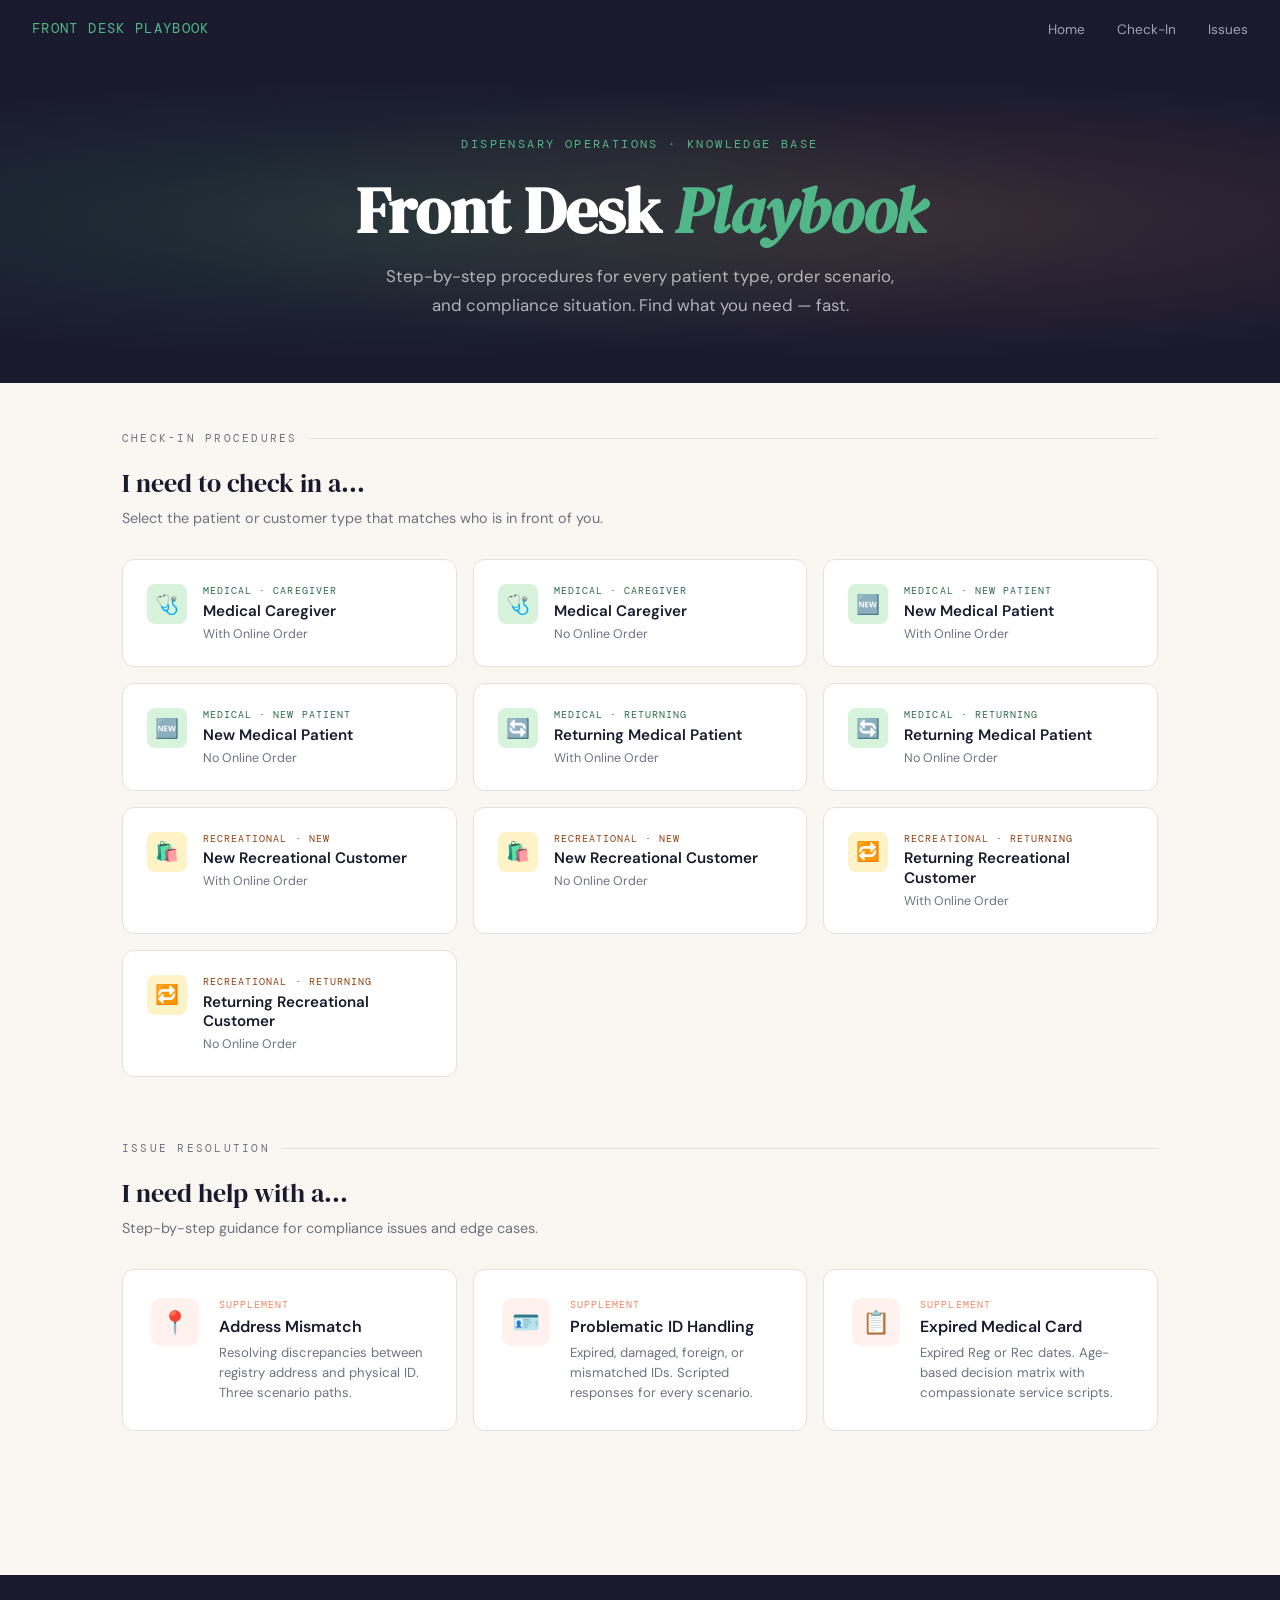
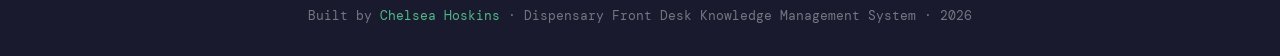
<file: index.html>
<!DOCTYPE html>
<html lang="en">
<head>
<meta charset="UTF-8">
<meta name="viewport" content="width=device-width, initial-scale=1.0">
<title>Front Desk Playbook</title>
<link href="https://fonts.googleapis.com/css2?family=DM+Serif+Display:ital@0;1&family=DM+Sans:wght@300;400;500;600&family=DM+Mono:wght@400;500&display=swap" rel="stylesheet">
<style>
  :root {
    --ink: #1a1a2e;
    --sage: #2d6a4f;
    --sage-light: #52b788;
    --sage-muted: #d8f3dc;
    --blush: #f4845f;
    --cream: #faf7f2;
    --warm-white: #fff9f4;
    --stone: #6b7280;
    --border: #e5e0d8;
    --card: #ffffff;
  }

  * { margin: 0; padding: 0; box-sizing: border-box; }

  body {
    font-family: 'DM Sans', sans-serif;
    background: var(--cream);
    color: var(--ink);
    min-height: 100vh;
  }

  /* NAV */
  nav {
    background: var(--ink);
    padding: 0 2rem;
    display: flex;
    align-items: center;
    justify-content: space-between;
    height: 56px;
    position: sticky;
    top: 0;
    z-index: 100;
  }
  .nav-brand {
    font-family: 'DM Mono', monospace;
    color: var(--sage-light);
    font-size: 0.85rem;
    letter-spacing: 0.1em;
    text-transform: uppercase;
  }
  .nav-links {
    display: flex;
    gap: 2rem;
    list-style: none;
  }
  .nav-links a {
    color: rgba(255,255,255,0.6);
    text-decoration: none;
    font-size: 0.85rem;
    transition: color 0.2s;
  }
  .nav-links a:hover { color: white; }

  /* HERO */
  .hero {
    background: var(--ink);
    color: white;
    padding: 5rem 2rem 4rem;
    text-align: center;
    position: relative;
    overflow: hidden;
  }
  .hero::before {
    content: '';
    position: absolute;
    inset: 0;
    background: radial-gradient(ellipse at 30% 50%, rgba(45,106,79,0.3) 0%, transparent 60%),
                radial-gradient(ellipse at 70% 50%, rgba(244,132,95,0.15) 0%, transparent 60%);
  }
  .hero-content { position: relative; z-index: 1; max-width: 720px; margin: 0 auto; }
  .hero-eyebrow {
    font-family: 'DM Mono', monospace;
    font-size: 0.75rem;
    letter-spacing: 0.2em;
    text-transform: uppercase;
    color: var(--sage-light);
    margin-bottom: 1.5rem;
  }
  .hero h1 {
    font-family: 'DM Serif Display', serif;
    font-size: clamp(2.5rem, 6vw, 4rem);
    line-height: 1.1;
    margin-bottom: 1rem;
  }
  .hero h1 em {
    font-style: italic;
    color: var(--sage-light);
  }
  .hero p {
    color: rgba(255,255,255,0.65);
    font-size: 1.05rem;
    line-height: 1.7;
    max-width: 540px;
    margin: 0 auto;
  }

  /* MAIN */
  main { max-width: 1100px; margin: 0 auto; padding: 3rem 2rem 5rem; }

  /* SECTION LABEL */
  .section-label {
    font-family: 'DM Mono', monospace;
    font-size: 0.7rem;
    letter-spacing: 0.2em;
    text-transform: uppercase;
    color: var(--stone);
    margin-bottom: 1.25rem;
    display: flex;
    align-items: center;
    gap: 0.75rem;
  }
  .section-label::after {
    content: '';
    flex: 1;
    height: 1px;
    background: var(--border);
  }

  /* SECTION TITLE */
  .section-title {
    font-family: 'DM Serif Display', serif;
    font-size: 1.6rem;
    margin-bottom: 0.5rem;
  }
  .section-desc {
    color: var(--stone);
    font-size: 0.9rem;
    margin-bottom: 2rem;
  }

  /* CHECK-IN GRID */
  .checkin-section { margin-bottom: 4rem; }
  .checkin-grid {
    display: grid;
    grid-template-columns: repeat(auto-fill, minmax(280px, 1fr));
    gap: 1rem;
  }
  .checkin-card {
    background: var(--card);
    border: 1px solid var(--border);
    border-radius: 12px;
    padding: 1.5rem;
    text-decoration: none;
    color: var(--ink);
    display: flex;
    align-items: flex-start;
    gap: 1rem;
    transition: all 0.2s;
    position: relative;
    overflow: hidden;
  }
  .checkin-card::before {
    content: '';
    position: absolute;
    left: 0; top: 0; bottom: 0;
    width: 4px;
    background: var(--sage);
    transform: scaleY(0);
    transition: transform 0.2s;
    transform-origin: bottom;
  }
  .checkin-card:hover {
    border-color: var(--sage-light);
    box-shadow: 0 4px 20px rgba(45,106,79,0.1);
    transform: translateY(-2px);
  }
  .checkin-card:hover::before { transform: scaleY(1); }
  .card-icon {
    width: 40px;
    height: 40px;
    border-radius: 8px;
    background: var(--sage-muted);
    display: flex;
    align-items: center;
    justify-content: center;
    font-size: 1.2rem;
    flex-shrink: 0;
  }
  .card-icon.rec { background: #fef3c7; }
  .card-body { flex: 1; }
  .card-tag {
    font-family: 'DM Mono', monospace;
    font-size: 0.65rem;
    text-transform: uppercase;
    letter-spacing: 0.1em;
    color: var(--sage);
    margin-bottom: 0.3rem;
  }
  .card-tag.rec { color: #92400e; }
  .card-title {
    font-size: 0.95rem;
    font-weight: 600;
    line-height: 1.3;
    margin-bottom: 0.25rem;
  }
  .card-meta {
    font-size: 0.78rem;
    color: var(--stone);
  }

  /* ISSUE GRID */
  .issue-section { margin-bottom: 4rem; }
  .issue-grid {
    display: grid;
    grid-template-columns: repeat(auto-fill, minmax(300px, 1fr));
    gap: 1rem;
  }
  .issue-card {
    background: var(--card);
    border: 1px solid var(--border);
    border-radius: 12px;
    padding: 1.75rem;
    text-decoration: none;
    color: var(--ink);
    display: flex;
    align-items: flex-start;
    gap: 1.25rem;
    transition: all 0.2s;
  }
  .issue-card:hover {
    border-color: var(--blush);
    box-shadow: 0 4px 20px rgba(244,132,95,0.12);
    transform: translateY(-2px);
  }
  .issue-icon {
    width: 48px;
    height: 48px;
    border-radius: 10px;
    background: #fff1ee;
    display: flex;
    align-items: center;
    justify-content: center;
    font-size: 1.4rem;
    flex-shrink: 0;
  }
  .issue-body {}
  .issue-tag {
    font-family: 'DM Mono', monospace;
    font-size: 0.65rem;
    text-transform: uppercase;
    letter-spacing: 0.1em;
    color: var(--blush);
    margin-bottom: 0.3rem;
  }
  .issue-title {
    font-size: 1rem;
    font-weight: 600;
    margin-bottom: 0.4rem;
  }
  .issue-desc {
    font-size: 0.82rem;
    color: var(--stone);
    line-height: 1.5;
  }

  /* FOOTER */
  footer {
    background: var(--ink);
    color: rgba(255,255,255,0.4);
    text-align: center;
    padding: 2rem;
    font-size: 0.8rem;
    font-family: 'DM Mono', monospace;
  }
  footer span { color: var(--sage-light); }

  @media (max-width: 600px) {
    .checkin-grid, .issue-grid { grid-template-columns: 1fr; }
    nav { padding: 0 1rem; }
    .nav-links { display: none; }
    main { padding: 2rem 1rem 4rem; }
  }
</style>
</head>
<body>

<nav>
  <div class="nav-brand">Front Desk Playbook</div>
  <ul class="nav-links">
    <li><a href="index.html">Home</a></li>
    <li><a href="#checkin">Check-In</a></li>
    <li><a href="#issues">Issues</a></li>
  </ul>
</nav>

<div class="hero">
  <div class="hero-content">
    <div class="hero-eyebrow">Dispensary Operations · Knowledge Base</div>
    <h1>Front Desk <em>Playbook</em></h1>
    <p>Step-by-step procedures for every patient type, order scenario, and compliance situation. Find what you need — fast.</p>
  </div>
</div>

<main>

  <!-- CHECK-IN SECTION -->
  <section class="checkin-section" id="checkin">
    <div class="section-label">Check-In Procedures</div>
    <div class="section-title">I need to check in a...</div>
    <p class="section-desc">Select the patient or customer type that matches who is in front of you.</p>

    <div class="checkin-grid">

      <!-- MEDICAL -->
      <a href="caregiver-oo.html" class="checkin-card">
        <div class="card-icon">🩺</div>
        <div class="card-body">
          <div class="card-tag">Medical · Caregiver</div>
          <div class="card-title">Medical Caregiver</div>
          <div class="card-meta">With Online Order</div>
        </div>
      </a>

      <a href="caregiver-noo.html" class="checkin-card">
        <div class="card-icon">🩺</div>
        <div class="card-body">
          <div class="card-tag">Medical · Caregiver</div>
          <div class="card-title">Medical Caregiver</div>
          <div class="card-meta">No Online Order</div>
        </div>
      </a>

      <a href="nmp-oo.html" class="checkin-card">
        <div class="card-icon">🆕</div>
        <div class="card-body">
          <div class="card-tag">Medical · New Patient</div>
          <div class="card-title">New Medical Patient</div>
          <div class="card-meta">With Online Order</div>
        </div>
      </a>

      <a href="nmp-noo.html" class="checkin-card">
        <div class="card-icon">🆕</div>
        <div class="card-body">
          <div class="card-tag">Medical · New Patient</div>
          <div class="card-title">New Medical Patient</div>
          <div class="card-meta">No Online Order</div>
        </div>
      </a>

      <a href="rmp-oo.html" class="checkin-card">
        <div class="card-icon">🔄</div>
        <div class="card-body">
          <div class="card-tag">Medical · Returning</div>
          <div class="card-title">Returning Medical Patient</div>
          <div class="card-meta">With Online Order</div>
        </div>
      </a>

      <a href="rmp-noo.html" class="checkin-card">
        <div class="card-icon">🔄</div>
        <div class="card-body">
          <div class="card-tag">Medical · Returning</div>
          <div class="card-title">Returning Medical Patient</div>
          <div class="card-meta">No Online Order</div>
        </div>
      </a>

      <a href="nrc-oo.html" class="checkin-card">
        <div class="card-icon rec">🛍️</div>
        <div class="card-body">
          <div class="card-tag rec">Recreational · New</div>
          <div class="card-title">New Recreational Customer</div>
          <div class="card-meta">With Online Order</div>
        </div>
      </a>

      <a href="nrc-noo.html" class="checkin-card">
        <div class="card-icon rec">🛍️</div>
        <div class="card-body">
          <div class="card-tag rec">Recreational · New</div>
          <div class="card-title">New Recreational Customer</div>
          <div class="card-meta">No Online Order</div>
        </div>
      </a>

      <a href="rrc-oo.html" class="checkin-card">
        <div class="card-icon rec">🔁</div>
        <div class="card-body">
          <div class="card-tag rec">Recreational · Returning</div>
          <div class="card-title">Returning Recreational Customer</div>
          <div class="card-meta">With Online Order</div>
        </div>
      </a>

      <a href="rrc-noo.html" class="checkin-card">
        <div class="card-icon rec">🔁</div>
        <div class="card-body">
          <div class="card-tag rec">Recreational · Returning</div>
          <div class="card-title">Returning Recreational Customer</div>
          <div class="card-meta">No Online Order</div>
        </div>
      </a>

    </div>
  </section>

  <!-- ISSUES SECTION -->
  <section class="issue-section" id="issues">
    <div class="section-label">Issue Resolution</div>
    <div class="section-title">I need help with a...</div>
    <p class="section-desc">Step-by-step guidance for compliance issues and edge cases.</p>

    <div class="issue-grid">

      <a href="address-mismatch.html" class="issue-card">
        <div class="issue-icon">📍</div>
        <div class="issue-body">
          <div class="issue-tag">Supplement</div>
          <div class="issue-title">Address Mismatch</div>
          <div class="issue-desc">Resolving discrepancies between registry address and physical ID. Three scenario paths.</div>
        </div>
      </a>

      <a href="problematic-id.html" class="issue-card">
        <div class="issue-icon">🪪</div>
        <div class="issue-body">
          <div class="issue-tag">Supplement</div>
          <div class="issue-title">Problematic ID Handling</div>
          <div class="issue-desc">Expired, damaged, foreign, or mismatched IDs. Scripted responses for every scenario.</div>
        </div>
      </a>

      <a href="expired-medical-card.html" class="issue-card">
        <div class="issue-icon">📋</div>
        <div class="issue-body">
          <div class="issue-tag">Supplement</div>
          <div class="issue-title">Expired Medical Card</div>
          <div class="issue-desc">Expired Reg or Rec dates. Age-based decision matrix with compassionate service scripts.</div>
        </div>
      </a>

    </div>
  </section>

</main>

<footer>
  Built by <span>Chelsea Hoskins</span> · Dispensary Front Desk Knowledge Management System · 2026
</footer>

</body>
</html>
</file>
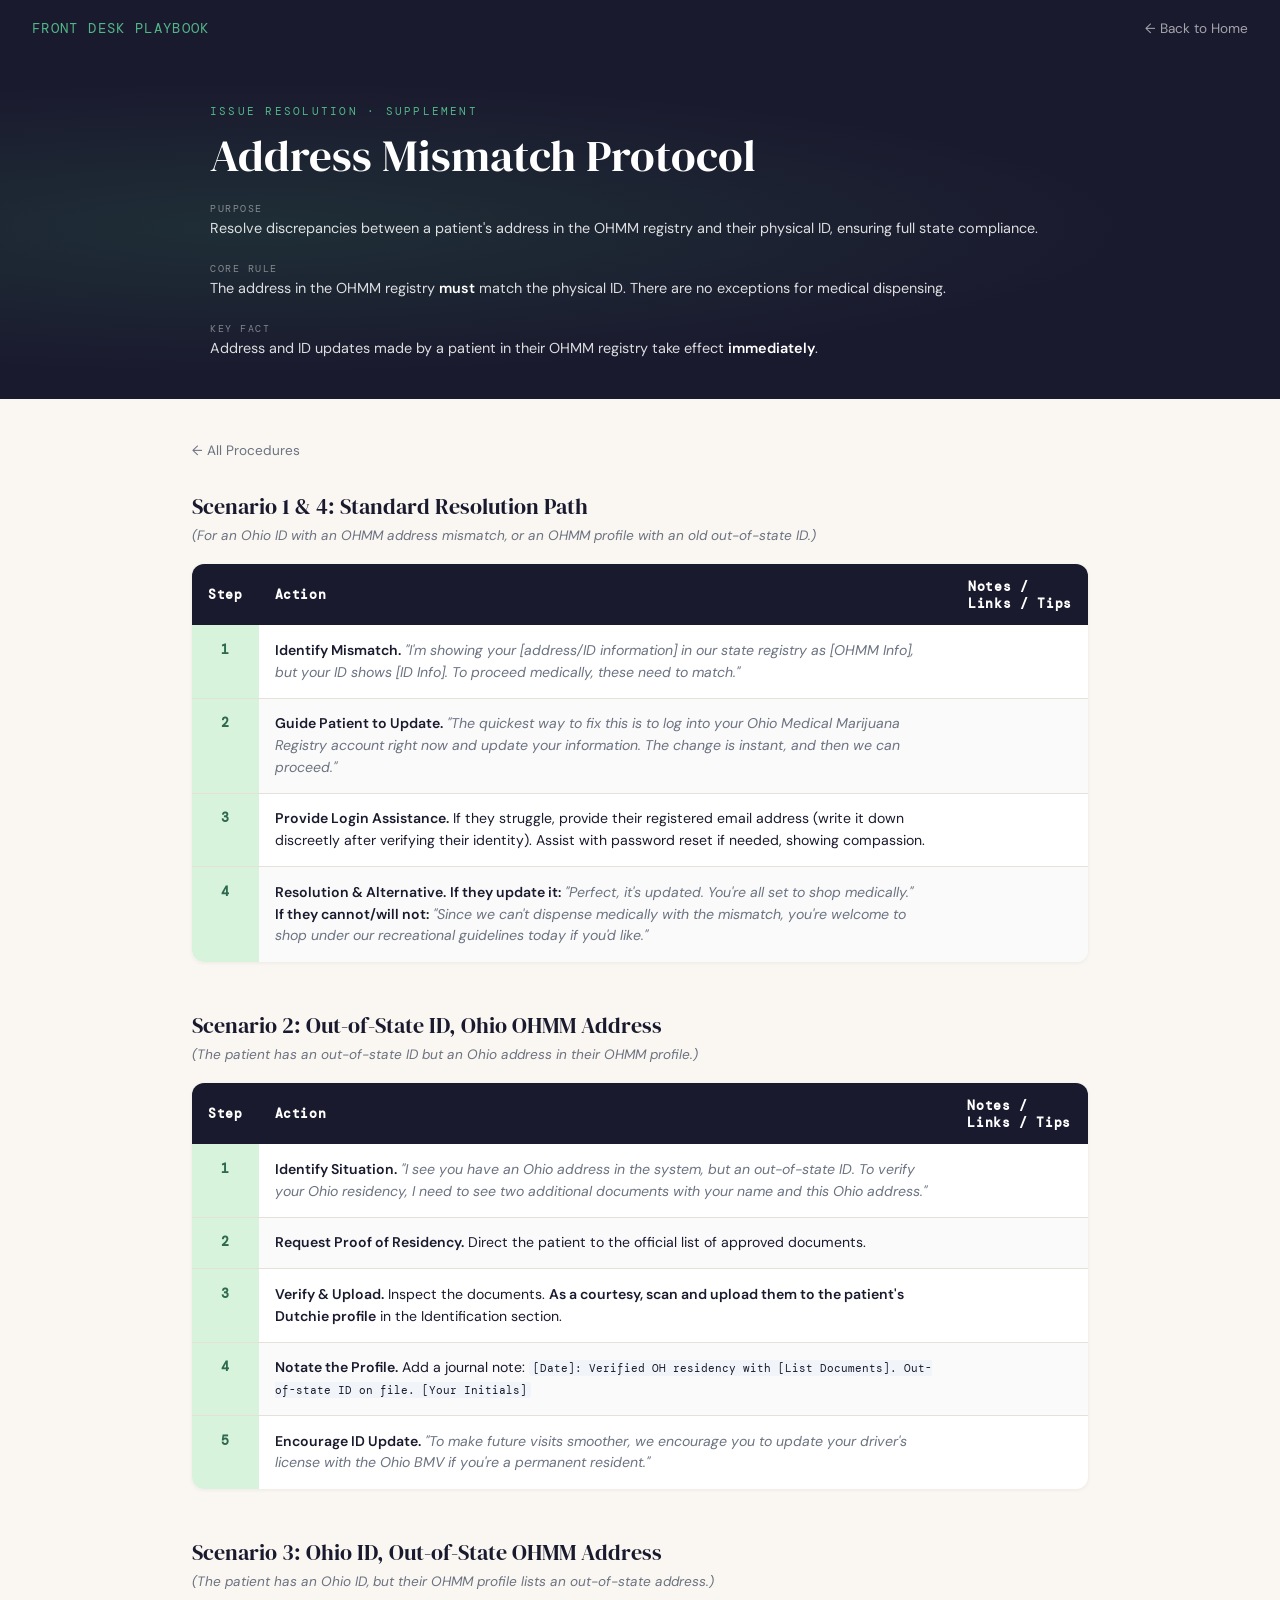
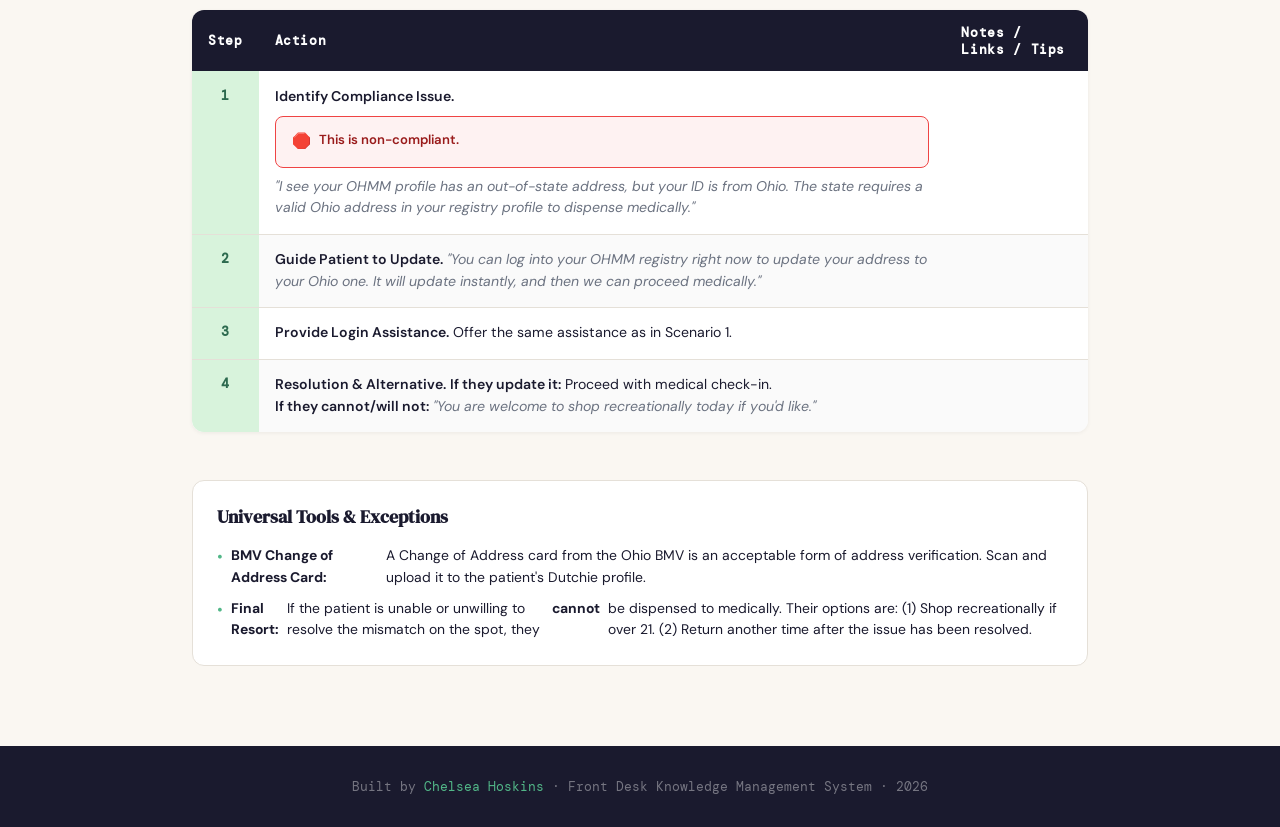
<file: address-mismatch.html>
<!DOCTYPE html>
<html lang="en">
<head>
<meta charset="UTF-8">
<meta name="viewport" content="width=device-width, initial-scale=1.0">
<title>Playbook</title>
<link href="https://fonts.googleapis.com/css2?family=DM+Serif+Display:ital@0;1&family=DM+Sans:wght@300;400;500;600&family=DM+Mono:wght@400;500&display=swap" rel="stylesheet">
<link rel="stylesheet" href="shared.css">
</head>
<body>
<nav>
  <a href="index.html" class="nav-brand">Front Desk Playbook</a>
  <a href="index.html" class="nav-back">← Back to Home</a>
</nav>
<div class="page-header">
  <div class="page-header-inner">
    <div class="page-eyebrow">Issue Resolution · Supplement</div>
    <div class="page-title">Address Mismatch Protocol</div><div class="meta-grid"><div class="meta-item"><div class="meta-label">Purpose</div><div class="meta-value">Resolve discrepancies between a patient's address in the OHMM registry and their physical ID, ensuring full state compliance.</div></div><div class="meta-item"><div class="meta-label">Core Rule</div><div class="meta-value">The address in the OHMM registry <strong>must</strong> match the physical ID. There are no exceptions for medical dispensing.</div></div><div class="meta-item"><div class="meta-label">Key Fact</div><div class="meta-value">Address and ID updates made by a patient in their OHMM registry take effect <strong>immediately</strong>.</div></div></div></div></div>
<main>
<a href="index.html" class="back-link">← All Procedures</a>

<div class="playbook-section">
  <div class="playbook-section-title">Scenario 1 &amp; 4: Standard Resolution Path</div>
  <div class="playbook-section-sub">(For an Ohio ID with an OHMM address mismatch, or an OHMM profile with an old out-of-state ID.)</div>
  <table class="step-table">
<thead><tr><th>Step</th><th>Action</th><th>Notes / Links / Tips</th></tr></thead>
<tbody><tr><td>1</td><td class="step-action"><strong>Identify Mismatch.</strong> <em>"I'm showing your [address/ID information] in our state registry as [OHMM Info], but your ID shows [ID Info]. To proceed medically, these need to match."</em></td><td class="step-note"></td></tr><tr><td>2</td><td class="step-action"><strong>Guide Patient to Update.</strong> <em>"The quickest way to fix this is to log into your Ohio Medical Marijuana Registry account right now and update your information. The change is instant, and then we can proceed."</em></td><td class="step-note"></td></tr><tr><td>3</td><td class="step-action"><strong>Provide Login Assistance.</strong> If they struggle, provide their registered email address (write it down discreetly after verifying their identity). Assist with password reset if needed, showing compassion.</td><td class="step-note"></td></tr><tr><td>4</td><td class="step-action"><strong>Resolution & Alternative.</strong> <strong>If they update it:</strong> <em>"Perfect, it's updated. You're all set to shop medically."</em><br><strong>If they cannot/will not:</strong> <em>"Since we can't dispense medically with the mismatch, you're welcome to shop under our recreational guidelines today if you'd like."</em></td><td class="step-note"></td></tr></tbody></table>
</div>
<div class="playbook-section">
  <div class="playbook-section-title">Scenario 2: Out-of-State ID, Ohio OHMM Address</div>
  <div class="playbook-section-sub">(The patient has an out-of-state ID but an Ohio address in their OHMM profile.)</div>
  <table class="step-table">
<thead><tr><th>Step</th><th>Action</th><th>Notes / Links / Tips</th></tr></thead>
<tbody><tr><td>1</td><td class="step-action"><strong>Identify Situation.</strong> <em>"I see you have an Ohio address in the system, but an out-of-state ID. To verify your Ohio residency, I need to see two additional documents with your name and this Ohio address."</em></td><td class="step-note"></td></tr><tr><td>2</td><td class="step-action"><strong>Request Proof of Residency.</strong> Direct the patient to the official list of approved documents.</td><td class="step-note"></td></tr><tr><td>3</td><td class="step-action"><strong>Verify & Upload.</strong> Inspect the documents. <strong>As a courtesy, scan and upload them to the patient's Dutchie profile</strong> in the Identification section.</td><td class="step-note"></td></tr><tr><td>4</td><td class="step-action"><strong>Notate the Profile.</strong> Add a journal note: <code>[Date]: Verified OH residency with [List Documents]. Out-of-state ID on file. [Your Initials]</code></td><td class="step-note"></td></tr><tr><td>5</td><td class="step-action"><strong>Encourage ID Update.</strong> <em>"To make future visits smoother, we encourage you to update your driver's license with the Ohio BMV if you're a permanent resident."</em></td><td class="step-note"></td></tr></tbody></table>
</div>
<div class="playbook-section">
  <div class="playbook-section-title">Scenario 3: Ohio ID, Out-of-State OHMM Address</div>
  <div class="playbook-section-sub">(The patient has an Ohio ID, but their OHMM profile lists an out-of-state address.)</div>
  <table class="step-table">
<thead><tr><th>Step</th><th>Action</th><th>Notes / Links / Tips</th></tr></thead>
<tbody><tr><td>1</td><td class="step-action"><strong>Identify Compliance Issue.</strong> <div class="callout callout-stop"><span class="callout-icon">🛑</span><span>This is non-compliant.</span></div> <em>"I see your OHMM profile has an out-of-state address, but your ID is from Ohio. The state requires a valid Ohio address in your registry profile to dispense medically."</em></td><td class="step-note"></td></tr><tr><td>2</td><td class="step-action"><strong>Guide Patient to Update.</strong> <em>"You can log into your OHMM registry right now to update your address to your Ohio one. It will update instantly, and then we can proceed medically."</em></td><td class="step-note"></td></tr><tr><td>3</td><td class="step-action"><strong>Provide Login Assistance.</strong> Offer the same assistance as in Scenario 1.</td><td class="step-note"></td></tr><tr><td>4</td><td class="step-action"><strong>Resolution & Alternative.</strong> <strong>If they update it:</strong> Proceed with medical check-in.<br><strong>If they cannot/will not:</strong> <em>"You are welcome to shop recreationally today if you'd like."</em></td><td class="step-note"></td></tr></tbody></table>
</div>
<div class="tools-box">
  <h3>Universal Tools &amp; Exceptions</h3>
  <ul class="tools-list">
    <li><strong>BMV Change of Address Card:</strong> A Change of Address card from the Ohio BMV is an acceptable form of address verification. Scan and upload it to the patient's Dutchie profile.</li>
    <li><strong>Final Resort:</strong> If the patient is unable or unwilling to resolve the mismatch on the spot, they <strong>cannot</strong> be dispensed to medically. Their options are: (1) Shop recreationally if over 21. (2) Return another time after the issue has been resolved.</li>
  </ul>
</div>
</main>
<footer>Built by <span>Chelsea Hoskins</span> · Front Desk Knowledge Management System · 2026</footer>
</body>
</html>
</file>
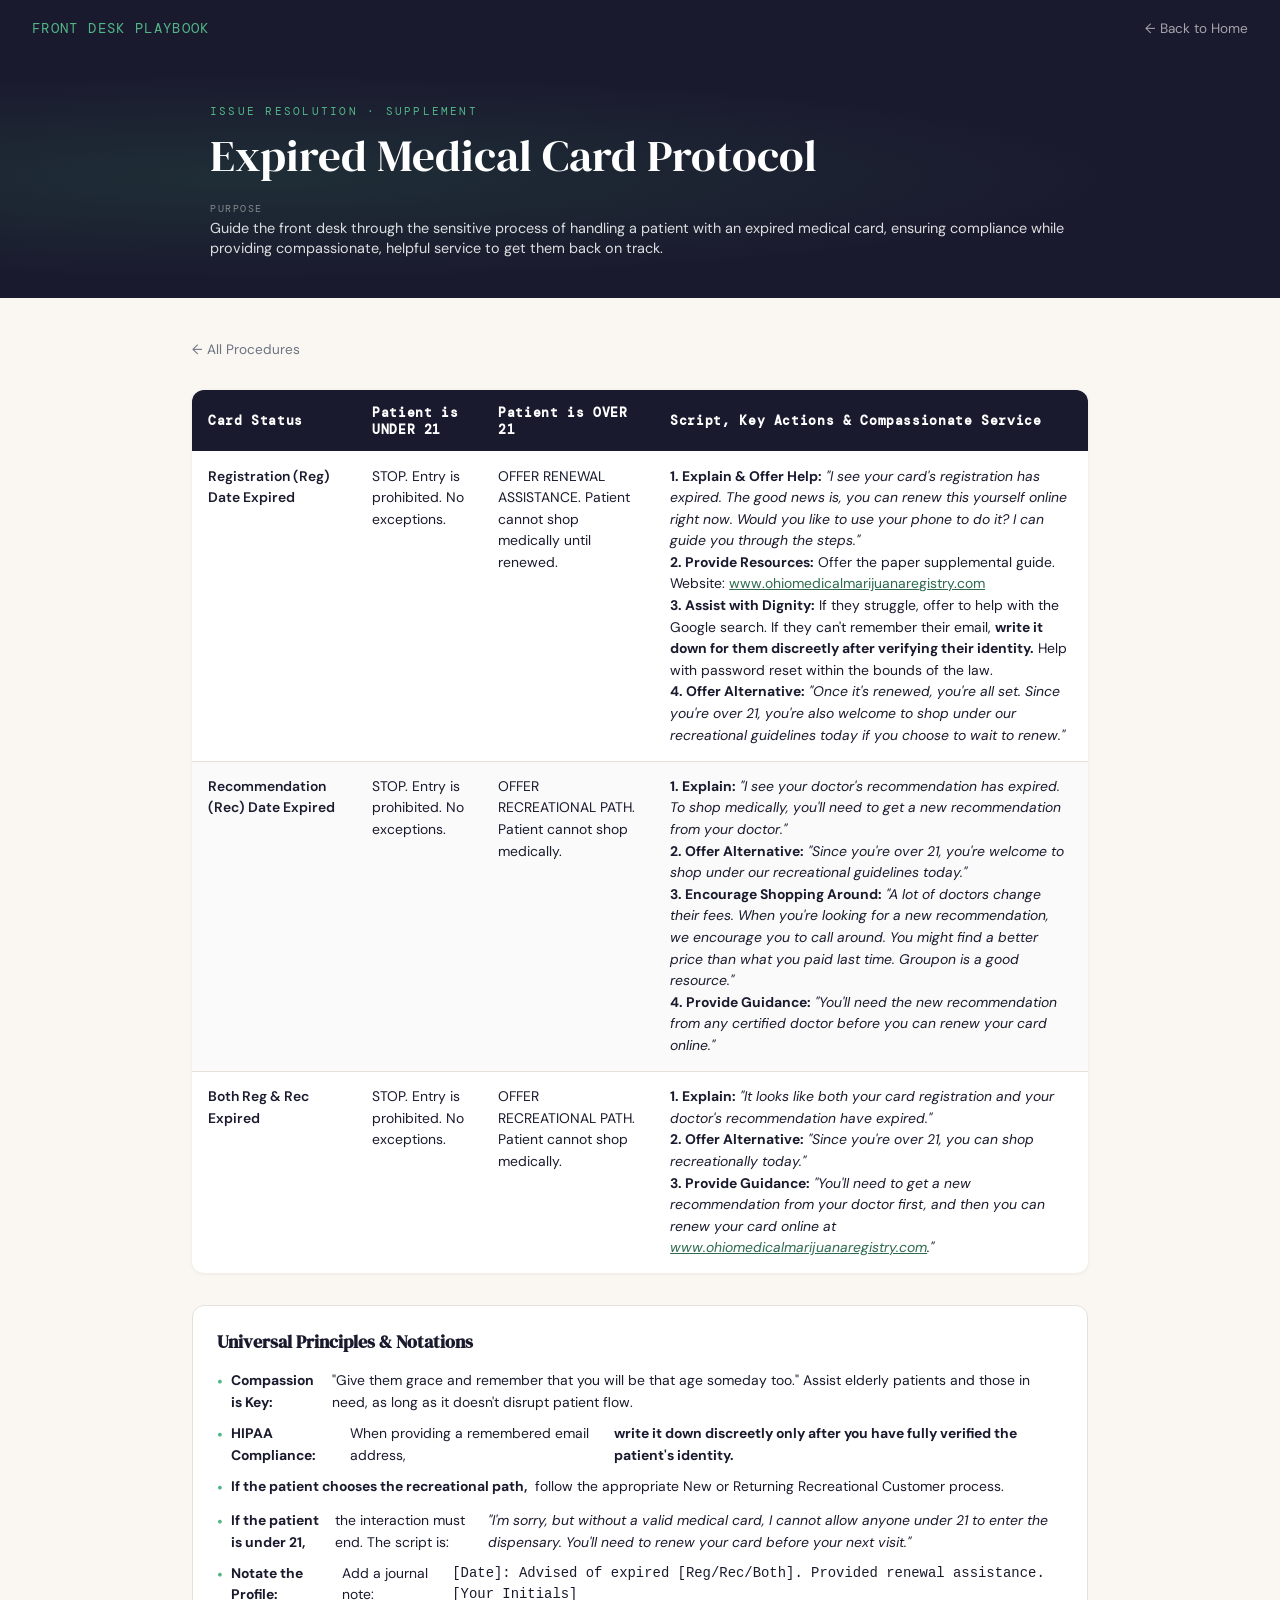
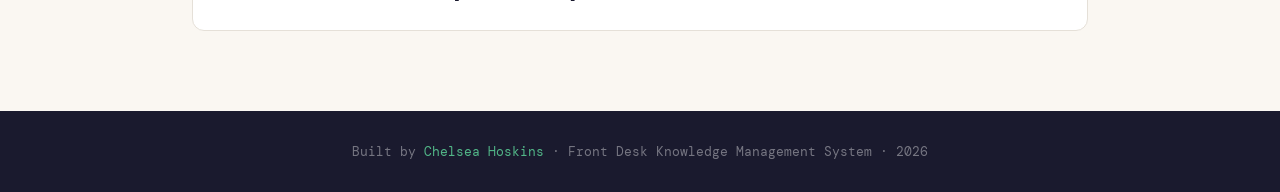
<file: expired-medical-card.html>
<!DOCTYPE html>
<html lang="en">
<head>
<meta charset="UTF-8">
<meta name="viewport" content="width=device-width, initial-scale=1.0">
<title>Playbook</title>
<link href="https://fonts.googleapis.com/css2?family=DM+Serif+Display:ital@0;1&family=DM+Sans:wght@300;400;500;600&family=DM+Mono:wght@400;500&display=swap" rel="stylesheet">
<link rel="stylesheet" href="shared.css">
</head>
<body>
<nav>
  <a href="index.html" class="nav-brand">Front Desk Playbook</a>
  <a href="index.html" class="nav-back">← Back to Home</a>
</nav>
<div class="page-header">
  <div class="page-header-inner">
    <div class="page-eyebrow">Issue Resolution · Supplement</div>
    <div class="page-title">Expired Medical Card Protocol</div><div class="meta-grid"><div class="meta-item"><div class="meta-label">Purpose</div><div class="meta-value">Guide the front desk through the sensitive process of handling a patient with an expired medical card, ensuring compliance while providing compassionate, helpful service to get them back on track.</div></div></div></div></div>
<main>
<a href="index.html" class="back-link">← All Procedures</a>
<table class="decision-table">
<thead><tr><th>Card Status</th><th>Patient is UNDER 21</th><th>Patient is OVER 21</th><th>Script, Key Actions &amp; Compassionate Service</th></tr></thead>
<tbody>
<tr><td>Registration (Reg) Date Expired</td><td>STOP. Entry is prohibited. No exceptions.</td><td>OFFER RENEWAL ASSISTANCE. Patient cannot shop medically until renewed.</td><td><strong>1. Explain &amp; Offer Help:</strong> <em>"I see your card's registration has expired. The good news is, you can renew this yourself online right now. Would you like to use your phone to do it? I can guide you through the steps."</em><br><strong>2. Provide Resources:</strong> Offer the paper supplemental guide. Website: <a href="https://www.ohiomedicalmarijuanaregistry.com" target="_blank" style="color:var(--sage)">www.ohiomedicalmarijuanaregistry.com</a><br><strong>3. Assist with Dignity:</strong> If they struggle, offer to help with the Google search. If they can't remember their email, <strong>write it down for them discreetly after verifying their identity.</strong> Help with password reset within the bounds of the law.<br><strong>4. Offer Alternative:</strong> <em>"Once it's renewed, you're all set. Since you're over 21, you're also welcome to shop under our recreational guidelines today if you choose to wait to renew."</em></td></tr><tr><td>Recommendation (Rec) Date Expired</td><td>STOP. Entry is prohibited. No exceptions.</td><td>OFFER RECREATIONAL PATH. Patient cannot shop medically.</td><td><strong>1. Explain:</strong> <em>"I see your doctor's recommendation has expired. To shop medically, you'll need to get a new recommendation from your doctor."</em><br><strong>2. Offer Alternative:</strong> <em>"Since you're over 21, you're welcome to shop under our recreational guidelines today."</em><br><strong>3. Encourage Shopping Around:</strong> <em>"A lot of doctors change their fees. When you're looking for a new recommendation, we encourage you to call around. You might find a better price than what you paid last time. Groupon is a good resource."</em><br><strong>4. Provide Guidance:</strong> <em>"You'll need the new recommendation from any certified doctor before you can renew your card online."</em></td></tr><tr><td>Both Reg &amp; Rec Expired</td><td>STOP. Entry is prohibited. No exceptions.</td><td>OFFER RECREATIONAL PATH. Patient cannot shop medically.</td><td><strong>1. Explain:</strong> <em>"It looks like both your card registration and your doctor's recommendation have expired."</em><br><strong>2. Offer Alternative:</strong> <em>"Since you're over 21, you can shop recreationally today."</em><br><strong>3. Provide Guidance:</strong> <em>"You'll need to get a new recommendation from your doctor first, and then you can renew your card online at <a href='https://www.ohiomedicalmarijuanaregistry.com' target='_blank' style='color:var(--sage)'>www.ohiomedicalmarijuanaregistry.com</a>."</em></td></tr>
</tbody></table>
<div class="tools-box">
  <h3>Universal Principles &amp; Notations</h3>
  <ul class="tools-list">
    <li><strong>Compassion is Key:</strong> "Give them grace and remember that you will be that age someday too." Assist elderly patients and those in need, as long as it doesn't disrupt patient flow.</li>
    <li><strong>HIPAA Compliance:</strong> When providing a remembered email address, <strong>write it down discreetly only after you have fully verified the patient's identity.</strong></li>
    <li><strong>If the patient chooses the recreational path,</strong> follow the appropriate New or Returning Recreational Customer process.</li>
    <li><strong>If the patient is under 21,</strong> the interaction must end. The script is: <em>"I'm sorry, but without a valid medical card, I cannot allow anyone under 21 to enter the dispensary. You'll need to renew your card before your next visit."</em></li>
    <li><strong>Notate the Profile:</strong> Add a journal note: <code>[Date]: Advised of expired [Reg/Rec/Both]. Provided renewal assistance. [Your Initials]</code></li>
  </ul>
</div>
</main>
<footer>Built by <span>Chelsea Hoskins</span> · Front Desk Knowledge Management System · 2026</footer>
</body>
</html>
</file>
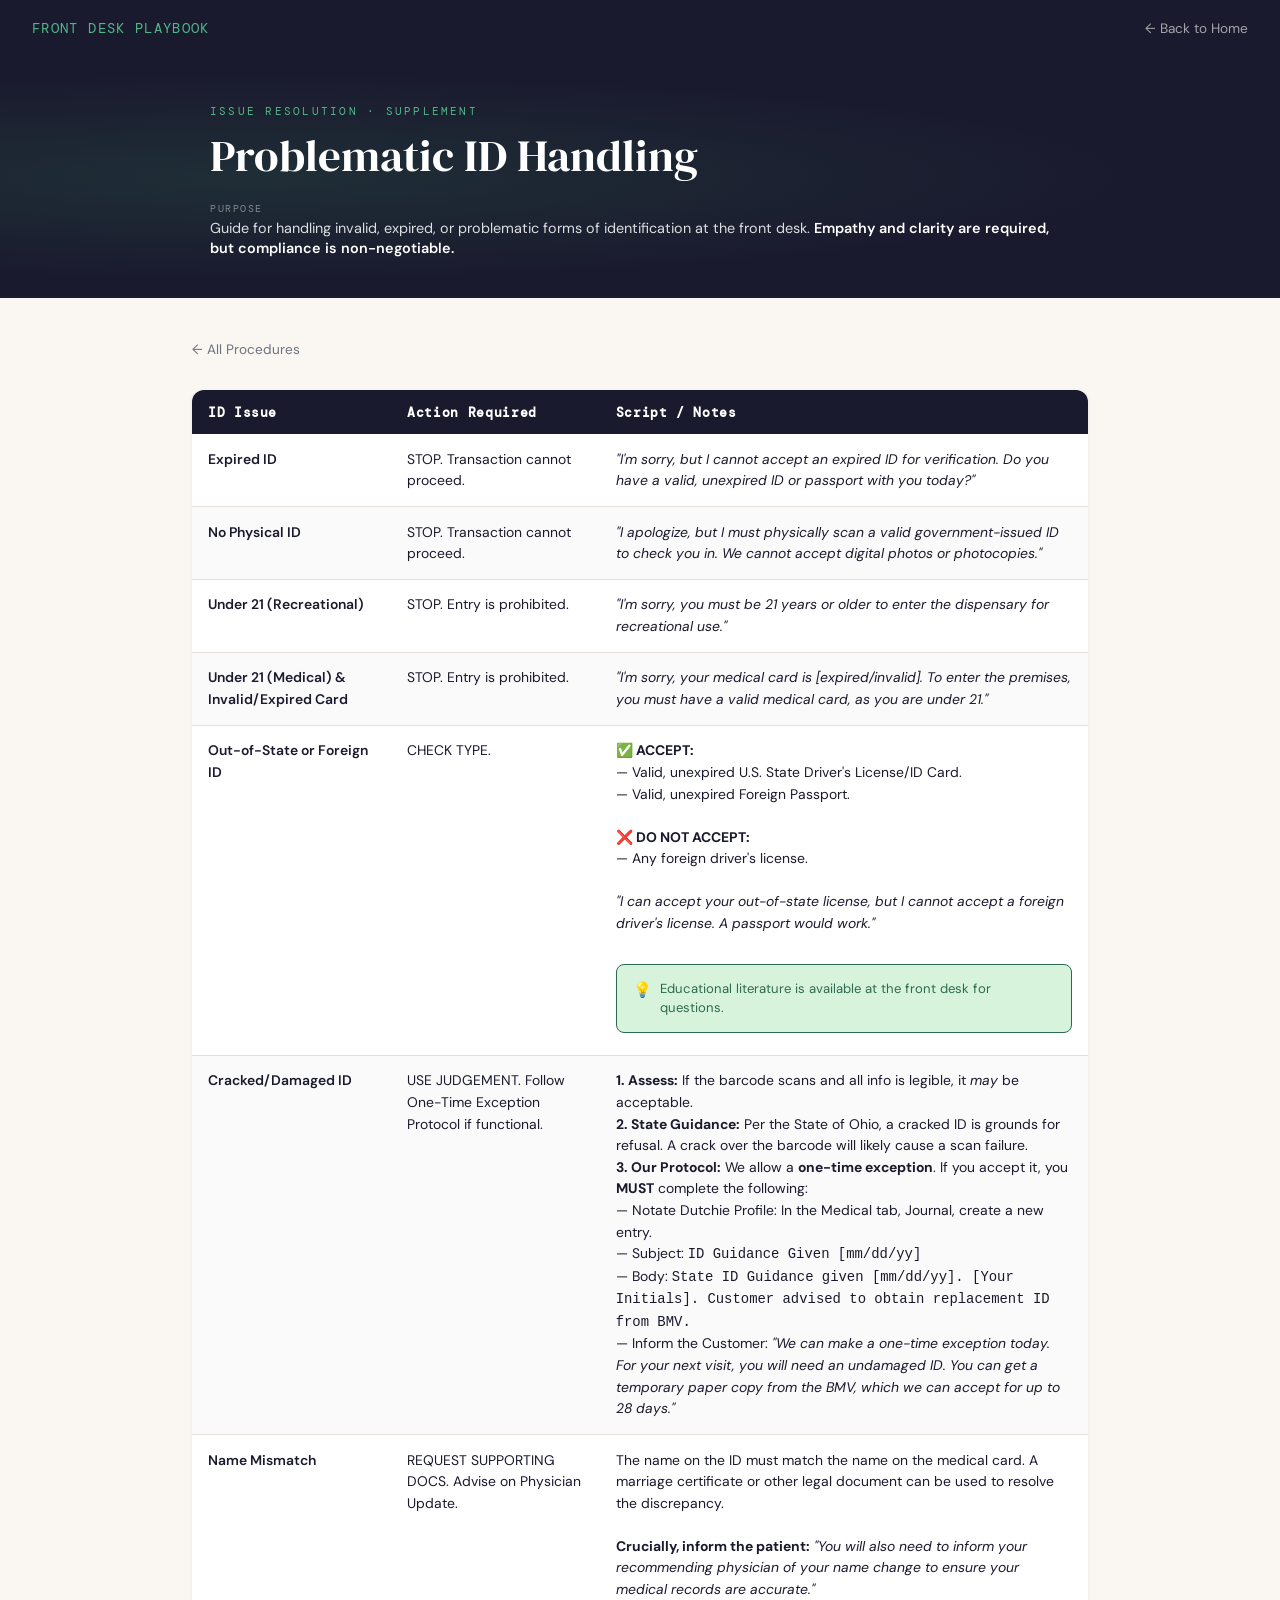
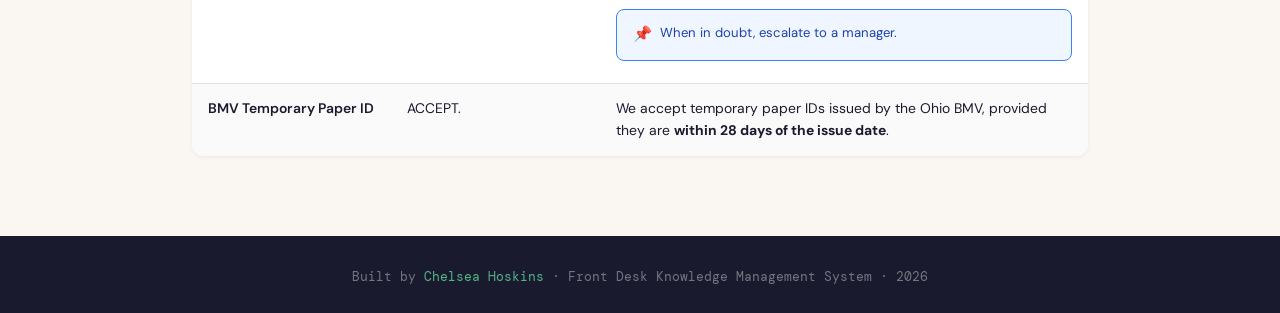
<file: problematic-id.html>
<!DOCTYPE html>
<html lang="en">
<head>
<meta charset="UTF-8">
<meta name="viewport" content="width=device-width, initial-scale=1.0">
<title>Playbook</title>
<link href="https://fonts.googleapis.com/css2?family=DM+Serif+Display:ital@0;1&family=DM+Sans:wght@300;400;500;600&family=DM+Mono:wght@400;500&display=swap" rel="stylesheet">
<link rel="stylesheet" href="shared.css">
</head>
<body>
<nav>
  <a href="index.html" class="nav-brand">Front Desk Playbook</a>
  <a href="index.html" class="nav-back">← Back to Home</a>
</nav>
<div class="page-header">
  <div class="page-header-inner">
    <div class="page-eyebrow">Issue Resolution · Supplement</div>
    <div class="page-title">Problematic ID Handling</div><div class="meta-grid"><div class="meta-item"><div class="meta-label">Purpose</div><div class="meta-value">Guide for handling invalid, expired, or problematic forms of identification at the front desk. <strong>Empathy and clarity are required, but compliance is non-negotiable.</strong></div></div></div></div></div>
<main>
<a href="index.html" class="back-link">← All Procedures</a>
<table class="decision-table">
<thead><tr><th>ID Issue</th><th>Action Required</th><th>Script / Notes</th></tr></thead>
<tbody>
<tr><td>Expired ID</td><td>STOP. Transaction cannot proceed.</td><td><em>"I'm sorry, but I cannot accept an expired ID for verification. Do you have a valid, unexpired ID or passport with you today?"</em></td></tr><tr><td>No Physical ID</td><td>STOP. Transaction cannot proceed.</td><td><em>"I apologize, but I must physically scan a valid government-issued ID to check you in. We cannot accept digital photos or photocopies."</em></td></tr><tr><td>Under 21 (Recreational)</td><td>STOP. Entry is prohibited.</td><td><em>"I'm sorry, you must be 21 years or older to enter the dispensary for recreational use."</em></td></tr><tr><td>Under 21 (Medical) &amp; Invalid/Expired Card</td><td>STOP. Entry is prohibited.</td><td><em>"I'm sorry, your medical card is [expired/invalid]. To enter the premises, you must have a valid medical card, as you are under 21."</em></td></tr><tr><td>Out-of-State or Foreign ID</td><td>CHECK TYPE.</td><td><strong>✅ ACCEPT:</strong><br>— Valid, unexpired U.S. State Driver's License/ID Card.<br>— Valid, unexpired Foreign Passport.<br><br><strong>❌ DO NOT ACCEPT:</strong><br>— Any foreign driver's license.<br><br><em>"I can accept your out-of-state license, but I cannot accept a foreign driver's license. A passport would work."</em><br><br><div class="callout callout-tip"><span class="callout-icon">💡</span><span>Educational literature is available at the front desk for questions.</span></div></td></tr><tr><td>Cracked/Damaged ID</td><td>USE JUDGEMENT. Follow One-Time Exception Protocol if functional.</td><td><strong>1. Assess:</strong> If the barcode scans and all info is legible, it <em>may</em> be acceptable.<br><strong>2. State Guidance:</strong> Per the State of Ohio, a cracked ID is grounds for refusal. A crack over the barcode will likely cause a scan failure.<br><strong>3. Our Protocol:</strong> We allow a <strong>one-time exception</strong>. If you accept it, you <strong>MUST</strong> complete the following:<br>— Notate Dutchie Profile: In the Medical tab, Journal, create a new entry.<br>— Subject: <code>ID Guidance Given [mm/dd/yy]</code><br>— Body: <code>State ID Guidance given [mm/dd/yy]. [Your Initials]. Customer advised to obtain replacement ID from BMV.</code><br>— Inform the Customer: <em>"We can make a one-time exception today. For your next visit, you will need an undamaged ID. You can get a temporary paper copy from the BMV, which we can accept for up to 28 days."</em></td></tr><tr><td>Name Mismatch</td><td>REQUEST SUPPORTING DOCS. Advise on Physician Update.</td><td>The name on the ID must match the name on the medical card. A marriage certificate or other legal document can be used to resolve the discrepancy.<br><br><strong>Crucially, inform the patient:</strong> <em>"You will also need to inform your recommending physician of your name change to ensure your medical records are accurate."</em><br><div class="callout callout-note"><span class="callout-icon">📌</span><span>When in doubt, escalate to a manager.</span></div></td></tr><tr><td>BMV Temporary Paper ID</td><td>ACCEPT.</td><td>We accept temporary paper IDs issued by the Ohio BMV, provided they are <strong>within 28 days of the issue date</strong>.</td></tr>
</tbody></table>
</main>
<footer>Built by <span>Chelsea Hoskins</span> · Front Desk Knowledge Management System · 2026</footer>
</body>
</html>
</file>
<file: shared.css>
/* shared.css — used by all playbook pages */
:root {
  --ink: #1a1a2e;
  --sage: #2d6a4f;
  --sage-light: #52b788;
  --sage-muted: #d8f3dc;
  --blush: #f4845f;
  --cream: #faf7f2;
  --card: #ffffff;
  --stone: #6b7280;
  --border: #e5e0d8;
  --warn-bg: #fff8ed;
  --warn-border: #f59e0b;
  --warn-text: #92400e;
  --note-bg: #eff6ff;
  --note-border: #3b82f6;
  --note-text: #1e40af;
  --stop-bg: #fef2f2;
  --stop-border: #ef4444;
  --stop-text: #991b1b;
}

* { margin: 0; padding: 0; box-sizing: border-box; }

body {
  font-family: 'DM Sans', sans-serif;
  background: var(--cream);
  color: var(--ink);
  min-height: 100vh;
}

/* NAV */
nav {
  background: var(--ink);
  padding: 0 2rem;
  display: flex;
  align-items: center;
  justify-content: space-between;
  height: 56px;
  position: sticky;
  top: 0;
  z-index: 100;
}
.nav-brand { font-family: 'DM Mono', monospace; color: var(--sage-light); font-size: 0.85rem; letter-spacing: 0.1em; text-transform: uppercase; text-decoration: none; }
.nav-back { color: rgba(255,255,255,0.6); text-decoration: none; font-size: 0.85rem; transition: color 0.2s; display: flex; align-items: center; gap: 0.4rem; }
.nav-back:hover { color: white; }

/* PAGE HEADER */
.page-header {
  background: var(--ink);
  color: white;
  padding: 3rem 2rem 2.5rem;
  position: relative;
  overflow: hidden;
}
.page-header::before {
  content: '';
  position: absolute;
  inset: 0;
  background: radial-gradient(ellipse at 20% 50%, rgba(45,106,79,0.25) 0%, transparent 60%);
}
.page-header-inner { position: relative; z-index: 1; max-width: 860px; margin: 0 auto; }
.page-eyebrow { font-family: 'DM Mono', monospace; font-size: 0.7rem; letter-spacing: 0.2em; text-transform: uppercase; color: var(--sage-light); margin-bottom: 0.75rem; }
.page-title { font-family: 'DM Serif Display', serif; font-size: clamp(1.8rem, 4vw, 2.8rem); line-height: 1.15; margin-bottom: 1.25rem; }
.meta-grid { display: flex; flex-wrap: wrap; gap: 1.5rem; }
.meta-item { }
.meta-label { font-family: 'DM Mono', monospace; font-size: 0.65rem; text-transform: uppercase; letter-spacing: 0.15em; color: rgba(255,255,255,0.45); margin-bottom: 0.2rem; }
.meta-value { font-size: 0.9rem; color: rgba(255,255,255,0.85); line-height: 1.4; }
.meta-value strong { color: white; font-weight: 600; }
.prereq-list { list-style: none; }
.prereq-list li { font-size: 0.9rem; color: rgba(255,255,255,0.8); padding: 0.15rem 0; display: flex; align-items: flex-start; gap: 0.5rem; }
.prereq-list li::before { content: '→'; color: var(--sage-light); font-size: 0.85rem; flex-shrink: 0; margin-top: 0.05rem; }

/* MAIN */
main { max-width: 960px; margin: 0 auto; padding: 2.5rem 2rem 5rem; }

/* SECTION BLOCK */
.playbook-section { margin-bottom: 3rem; }
.playbook-section-title {
  font-family: 'DM Serif Display', serif;
  font-size: 1.4rem;
  margin-bottom: 0.35rem;
  color: var(--ink);
}
.playbook-section-sub {
  font-size: 0.85rem;
  color: var(--stone);
  font-style: italic;
  margin-bottom: 1.25rem;
}

/* STEP TABLE */
.step-table { width: 100%; border-collapse: collapse; background: var(--card); border-radius: 12px; overflow: hidden; box-shadow: 0 1px 4px rgba(0,0,0,0.06); }
.step-table thead tr { background: var(--ink); color: white; }
.step-table thead th { padding: 0.85rem 1rem; text-align: left; font-size: 0.8rem; font-weight: 600; letter-spacing: 0.05em; font-family: 'DM Mono', monospace; }
.step-table thead th:first-child { width: 56px; text-align: center; }
.step-table tbody tr:nth-child(even) { background: #fafafa; }
.step-table tbody tr:hover { background: #f0faf4; }
.step-table td { padding: 0.9rem 1rem; vertical-align: top; font-size: 0.88rem; line-height: 1.55; border-bottom: 1px solid var(--border); }
.step-table td:first-child { text-align: center; font-family: 'DM Mono', monospace; font-size: 0.8rem; font-weight: 600; color: var(--sage); background: var(--sage-muted); width: 56px; }
.step-table tbody tr:last-child td { border-bottom: none; }
.step-action strong, .step-action b { font-weight: 600; }
.step-action em { font-style: italic; color: var(--stone); }
.step-action code { font-family: 'DM Mono', monospace; font-size: 0.8em; background: #f1f5f9; padding: 0.1em 0.35em; border-radius: 3px; color: var(--ink); }
.step-note { font-size: 0.82rem; }

/* CALLOUTS */
.callout { border-radius: 8px; padding: 0.85rem 1rem; margin: 0.5rem 0; font-size: 0.82rem; line-height: 1.5; display: flex; gap: 0.5rem; align-items: flex-start; }
.callout-warn { background: var(--warn-bg); border: 1px solid var(--warn-border); color: var(--warn-text); }
.callout-note { background: var(--note-bg); border: 1px solid var(--note-border); color: var(--note-text); }
.callout-stop { background: var(--stop-bg); border: 1px solid var(--stop-border); color: var(--stop-text); font-weight: 600; }
.callout-tip { background: var(--sage-muted); border: 1px solid var(--sage); color: var(--sage); }
.callout-icon { flex-shrink: 0; font-size: 0.95rem; }

/* LINK BADGE */
.link-badge { display: inline-flex; align-items: center; gap: 0.3rem; background: var(--sage-muted); color: var(--sage); border: 1px solid var(--sage-light); border-radius: 6px; padding: 0.25rem 0.6rem; font-size: 0.78rem; font-weight: 600; text-decoration: none; transition: all 0.15s; }
.link-badge:hover { background: var(--sage); color: white; }
.link-badge.issue { background: #fff1ee; color: var(--blush); border-color: var(--blush); }
.link-badge.issue:hover { background: var(--blush); color: white; }

/* DECISION TABLE */
.decision-table { width: 100%; border-collapse: collapse; background: var(--card); border-radius: 12px; overflow: hidden; box-shadow: 0 1px 4px rgba(0,0,0,0.06); }
.decision-table thead tr { background: var(--ink); color: white; }
.decision-table thead th { padding: 0.85rem 1rem; text-align: left; font-size: 0.8rem; font-weight: 600; letter-spacing: 0.05em; font-family: 'DM Mono', monospace; }
.decision-table tbody td { padding: 0.9rem 1rem; vertical-align: top; font-size: 0.87rem; line-height: 1.55; border-bottom: 1px solid var(--border); }
.decision-table tbody tr:nth-child(even) { background: #fafafa; }
.decision-table tbody tr:last-child td { border-bottom: none; }
.decision-table td:first-child { font-weight: 600; }

/* UNIVERSAL TOOLS */
.tools-box { background: var(--card); border: 1px solid var(--border); border-radius: 12px; padding: 1.5rem; margin-top: 2rem; }
.tools-box h3 { font-family: 'DM Serif Display', serif; font-size: 1.1rem; margin-bottom: 1rem; }
.tools-list { list-style: none; display: flex; flex-direction: column; gap: 0.6rem; }
.tools-list li { font-size: 0.87rem; line-height: 1.55; display: flex; gap: 0.5rem; }
.tools-list li::before { content: '•'; color: var(--sage-light); font-size: 1rem; flex-shrink: 0; }

/* BACK LINK */
.back-link { display: inline-flex; align-items: center; gap: 0.4rem; color: var(--stone); font-size: 0.85rem; text-decoration: none; margin-bottom: 2rem; transition: color 0.2s; }
.back-link:hover { color: var(--sage); }

/* FOOTER */
footer { background: var(--ink); color: rgba(255,255,255,0.4); text-align: center; padding: 2rem; font-size: 0.8rem; font-family: 'DM Mono', monospace; }
footer span { color: var(--sage-light); }

@media (max-width: 640px) {
  nav { padding: 0 1rem; }
  main { padding: 1.5rem 1rem 4rem; }
  .page-header { padding: 2rem 1rem 1.5rem; }
  .step-table thead th:nth-child(3), .step-table td:nth-child(3) { display: none; }
}
</file>
